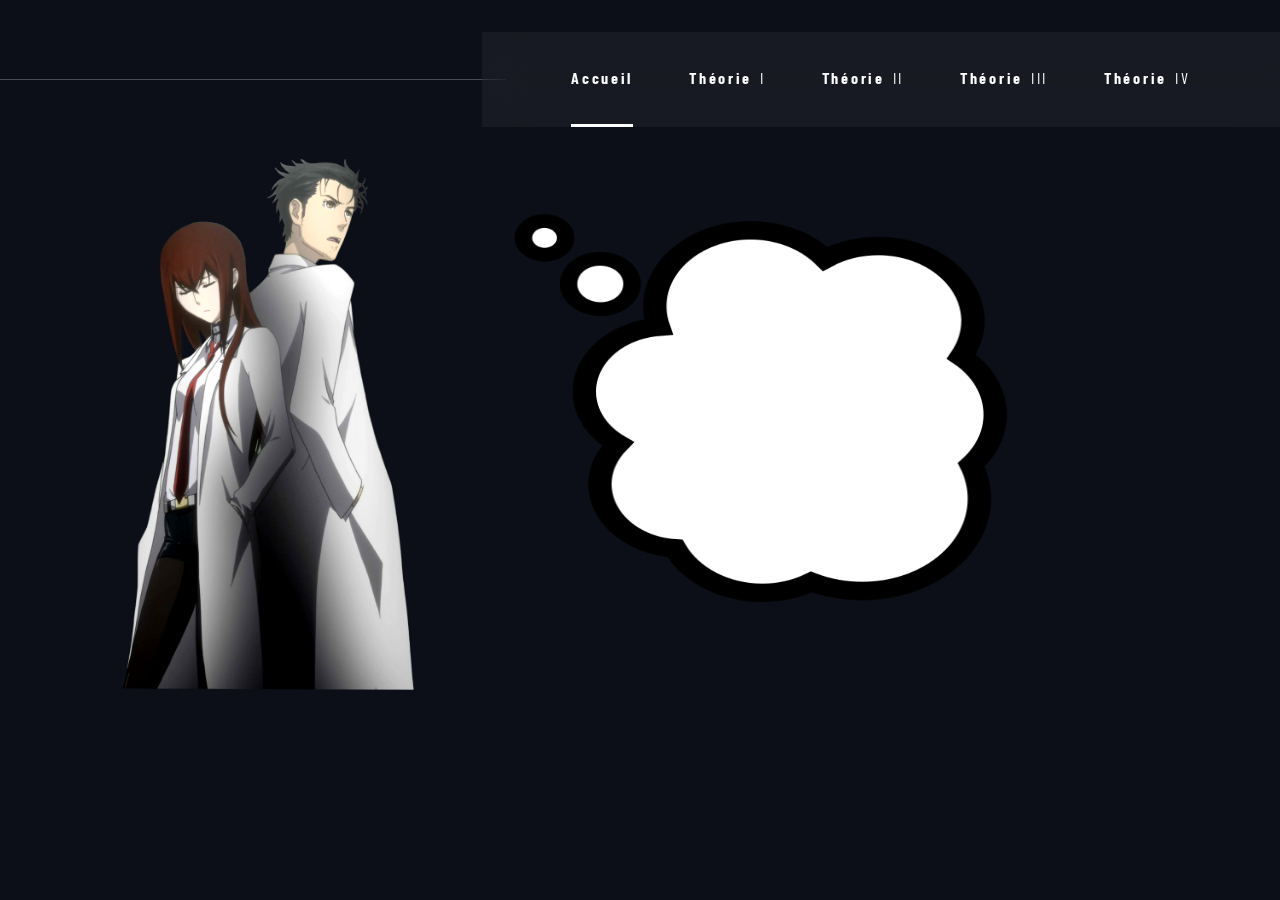
<file: index.html>
<!DOCTYPE html>
<html lang="fr">
<head>
  <meta charset="UTF-8">
  <meta name="viewport" content="width=device-width, initial-scale=1.0">
  <link rel="preconnect" href="https://fonts.googleapis.com">
  <link rel="preconnect" href="https://fonts.gstatic.com" crossorigin>
  <link href="https://fonts.googleapis.com/css2?family=Barlow+Condensed:wght@400;700&family=Bellefair&family=Barlow:wght@400;700&display=swap"
      rel="stylesheet">
  <link rel="stylesheet" href="index.css">
  <title>Voyage dans le temps — Accueil</title>
</head>
<body>
  <header class="time-travel-header time-travel-flex">
    <nav aria-label="Navigation principale">
      <ul id="primary-navigation" class="primary-navigation underline-indicators time-travel-flex">
        <li class="active">
          <a class="ff-sans-cond uppercase text-white letter-spacing-2" href="index.html" aria-current="page">
            <span style="margin:0;">Accueil</span>
          </a>
        </li>
        <li>
          <a class="ff-sans-cond uppercase text-white letter-spacing-2" href="first_theory.html">
            <span>Théorie</span>I
          </a>
        </li>
        <li>
          <a class="ff-sans-cond uppercase text-white letter-spacing-2" href="second_theory.html">
            <span>Théorie</span>II
          </a>
        </li>
        <li>
          <a class="ff-sans-cond uppercase text-white letter-spacing-2" href="third_theory.html">
            <span>Théorie</span>III
          </a>
        </li>
        <li>
          <a class="ff-sans-cond uppercase text-white letter-spacing-2" href="fourth_theory.html">
            <span>Théorie</span>IV
          </a>
        </li>
      </ul>
    </nav>
  </header>

  <h1 class="sr-only">Le voyage dans le temps : la science et la physique</h1>

  <main class="content-section">
    <img src="Okabe.png" alt="Rintarou Okabe, scientifique venu de l'année 2040" class="Okabe animation">
    <div class="center-content">
      <img src="bubble.png" alt="" class="bubble animation">
      <p id="text" aria-live="polite"></p>
    </div>
  </main>

  <div id="landscape-message">
    <p>Veuillez mettre votre téléphone en mode paysage pour une meilleure expérience.</p>
  </div>

  <script src="script.js"></script>
</body>
</html>
</file>
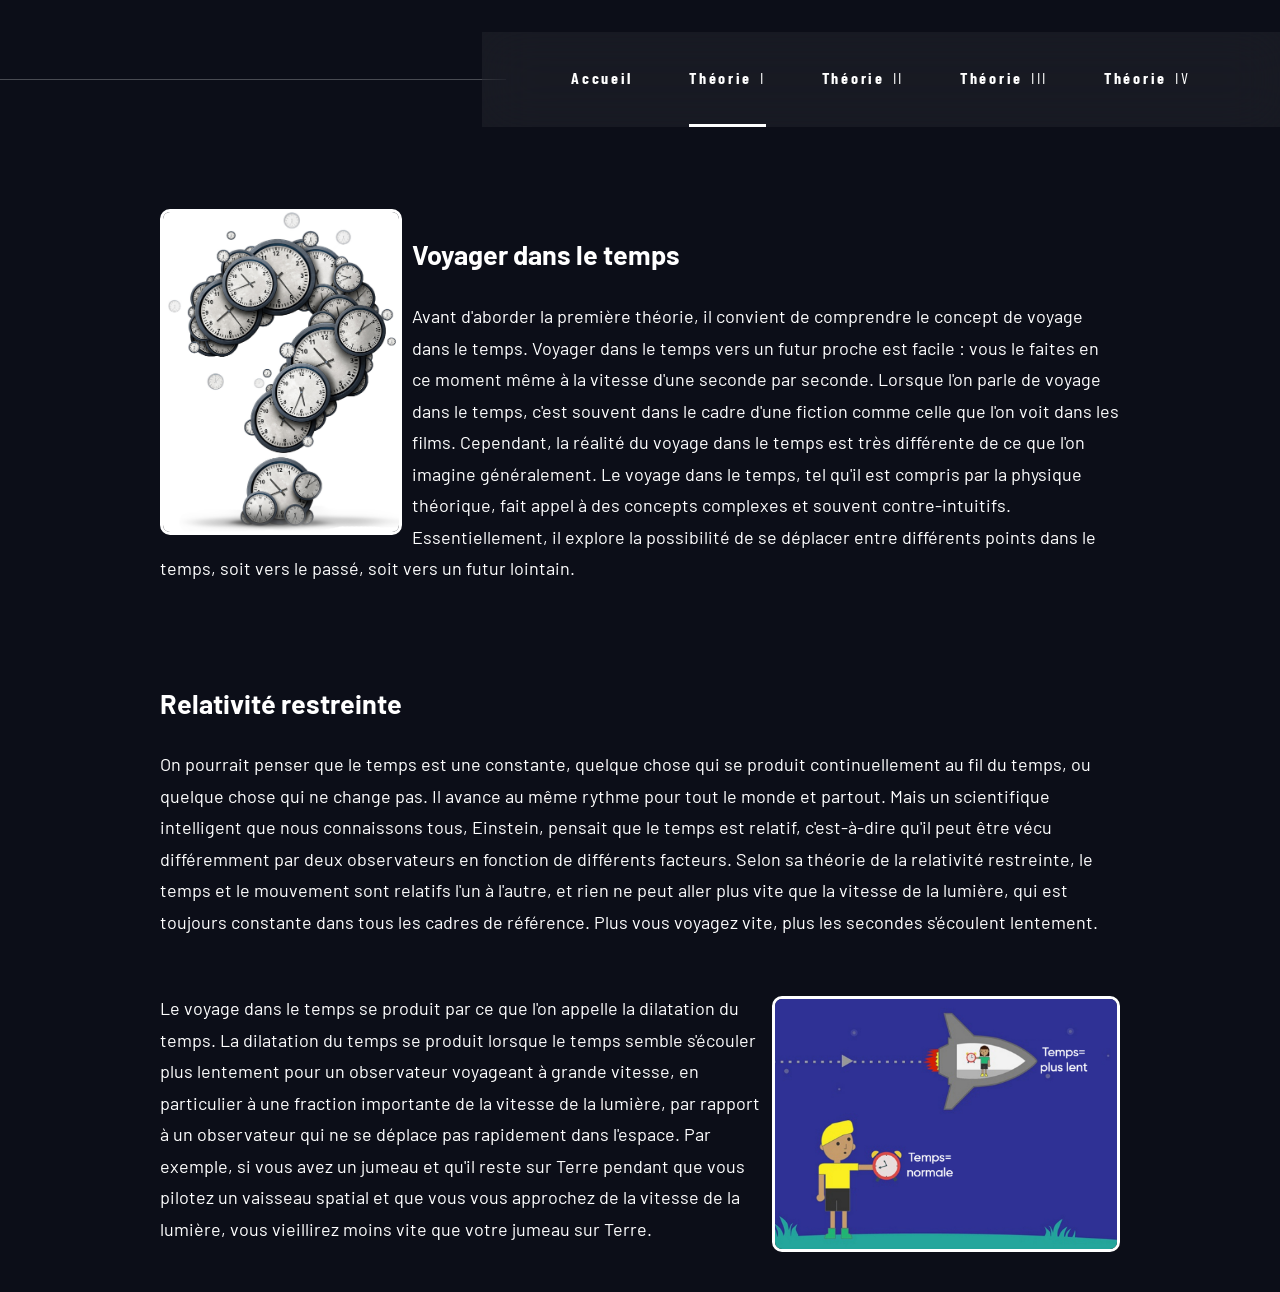
<file: first_theory.html>
<!DOCTYPE html>
<html lang="fr">
<head>
  <meta charset="UTF-8">
  <meta name="viewport" content="width=device-width, initial-scale=1.0">
  <link rel="preconnect" href="https://fonts.googleapis.com">
  <link rel="preconnect" href="https://fonts.gstatic.com" crossorigin>
  <link href="https://fonts.googleapis.com/css2?family=Barlow+Condensed:wght@400;700&family=Bellefair&family=Barlow:wght@400;700&display=swap"
      rel="stylesheet">
  <link rel="stylesheet" href="index.css">
  <title>Voyage dans le temps : Théorie I</title>
</head>
<body class="home">
  <header class="time-travel-header time-travel-flex">
    <nav aria-label="Navigation principale">
      <ul id="primary-navigation" class="primary-navigation underline-indicators time-travel-flex">
        <li>
          <a class="ff-sans-cond uppercase text-white letter-spacing-2" href="index.html">
            <span style="margin:0;">Accueil</span>
          </a>
        </li>
        <li class="active">
          <a class="ff-sans-cond uppercase text-white letter-spacing-2" href="first_theory.html" aria-current="page">
            <span>Théorie</span>I
          </a>
        </li>
        <li>
          <a class="ff-sans-cond uppercase text-white letter-spacing-2" href="second_theory.html">
            <span>Théorie</span>II
          </a>
        </li>
        <li>
          <a class="ff-sans-cond uppercase text-white letter-spacing-2" href="third_theory.html">
            <span>Théorie</span>III
          </a>
        </li>
        <li>
          <a class="ff-sans-cond uppercase text-white letter-spacing-2" href="fourth_theory.html">
            <span>Théorie</span>IV
          </a>
        </li>
      </ul>
    </nav>
  </header>

  <main class="wrapper">
    <img src="Whats-wrong-Question-Mark.jpg" alt="" class="clock">
    <div class="fontsize">
      <h1>Voyager dans le temps</h1>
      <p>Avant d'aborder la première théorie, il convient de comprendre le concept de voyage dans le temps. Voyager dans le temps vers un futur proche est facile : vous le faites en ce moment même à la vitesse d'une seconde par seconde. Lorsque l'on parle de voyage dans le temps, c'est souvent dans le cadre d'une fiction comme celle que l'on voit dans les films. Cependant, la réalité du voyage dans le temps est très différente de ce que l'on imagine généralement. Le voyage dans le temps, tel qu'il est compris par la physique théorique, fait appel à des concepts complexes et souvent contre-intuitifs. Essentiellement, il explore la possibilité de se déplacer entre différents points dans le temps, soit vers le passé, soit vers un futur lointain.
      </p>
      <section class="T1">
        <h2>Relativité restreinte</h2>
        <p>On pourrait penser que le temps est une constante, quelque chose qui se produit continuellement au fil du temps, ou quelque chose qui ne change pas. Il avance au même rythme pour tout le monde et partout. Mais un scientifique intelligent que nous connaissons tous, Einstein, pensait que le temps est relatif, c'est-à-dire qu'il peut être vécu différemment par deux observateurs en fonction de différents facteurs. Selon sa théorie de la relativité restreinte, le temps et le mouvement sont relatifs l'un à l'autre, et rien ne peut aller plus vite que la vitesse de la lumière, qui est toujours constante dans tous les cadres de référence. Plus vous voyagez vite, plus les secondes s'écoulent lentement.
        </p>
        <img src="timedilation (2).jpg" alt="Le paradoxe des jumeaux : un jumeau reste sur Terre tandis que l'autre voyage à bord d'un vaisseau spatial proche de la vitesse de la lumière" class="twin">
        <p class="T1p2">Le voyage dans le temps se produit par ce que l'on appelle la dilatation du temps. La dilatation du temps se produit lorsque le temps semble s'écouler plus lentement pour un observateur voyageant à grande vitesse, en particulier à une fraction importante de la vitesse de la lumière, par rapport à un observateur qui ne se déplace pas rapidement dans l'espace. Par exemple, si vous avez un jumeau et qu'il reste sur Terre pendant que vous pilotez un vaisseau spatial et que vous vous approchez de la vitesse de la lumière, vous vieillirez moins vite que votre jumeau sur Terre.</p>
      </section>
    </div>
  </main>
</body>
</html>
</file>
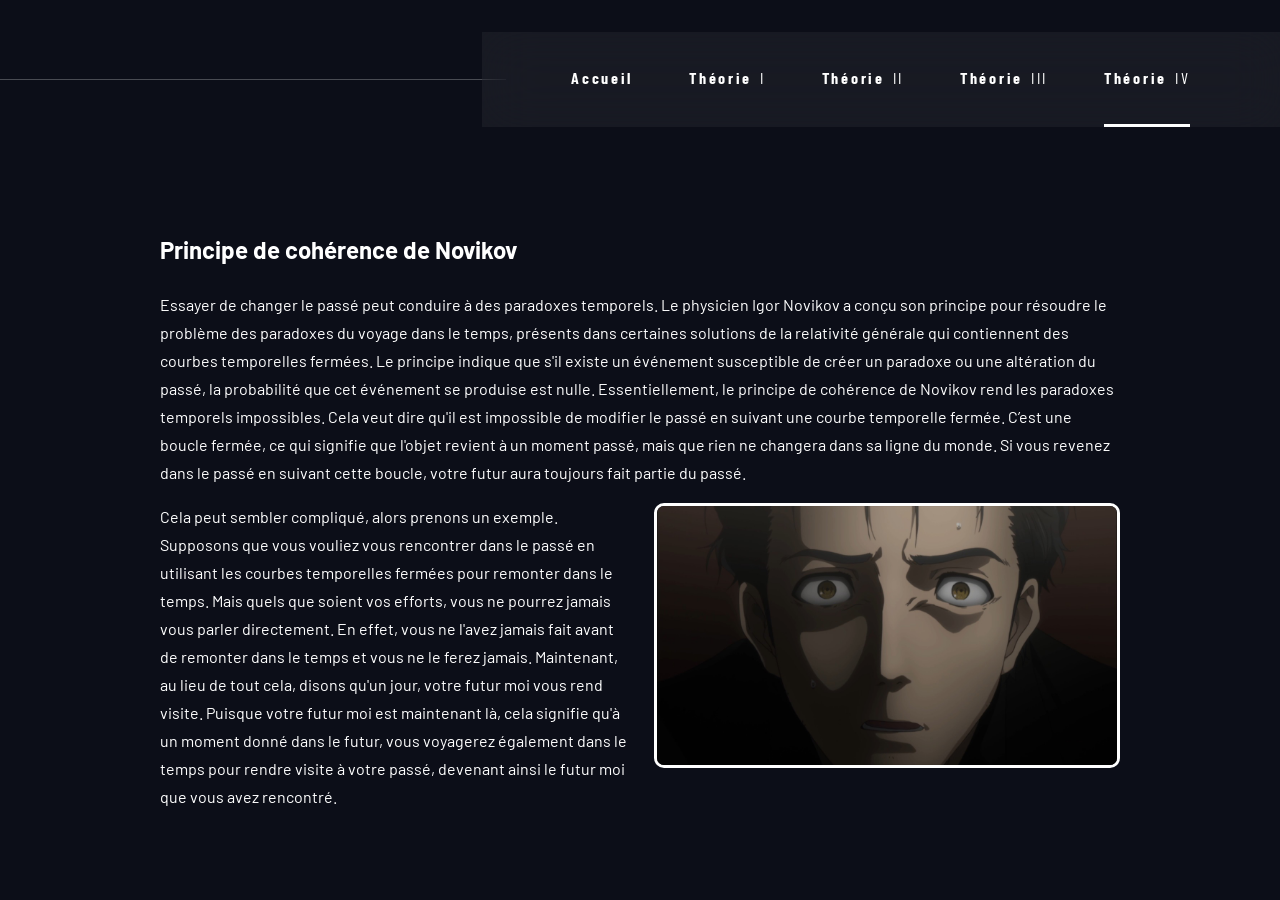
<file: fourth_theory.html>
<!DOCTYPE html>
<html lang="fr">
<head>
  <meta charset="UTF-8">
  <meta name="viewport" content="width=device-width, initial-scale=1.0">
  <link rel="preconnect" href="https://fonts.googleapis.com">
  <link rel="preconnect" href="https://fonts.gstatic.com" crossorigin>
  <link href="https://fonts.googleapis.com/css2?family=Barlow+Condensed:wght@400;700&family=Bellefair&family=Barlow:wght@400;700&display=swap"
      rel="stylesheet">
  <link rel="stylesheet" href="index.css">
  <title>Voyage dans le temps : Théorie IV</title>
</head>
<body class="home">
  <header class="time-travel-header time-travel-flex">
    <nav aria-label="Navigation principale">
      <ul id="primary-navigation" class="primary-navigation underline-indicators time-travel-flex">
        <li>
          <a class="ff-sans-cond uppercase text-white letter-spacing-2" href="index.html">
            <span style="margin:0;">Accueil</span>
          </a>
        </li>
        <li>
          <a class="ff-sans-cond uppercase text-white letter-spacing-2" href="first_theory.html">
            <span>Théorie</span>I
          </a>
        </li>
        <li>
          <a class="ff-sans-cond uppercase text-white letter-spacing-2" href="second_theory.html">
            <span>Théorie</span>II
          </a>
        </li>
        <li>
          <a class="ff-sans-cond uppercase text-white letter-spacing-2" href="third_theory.html">
            <span>Théorie</span>III
          </a>
        </li>
        <li class="active">
          <a class="ff-sans-cond uppercase text-white letter-spacing-2" href="fourth_theory.html" aria-current="page">
            <span>Théorie</span>IV
          </a>
        </li>
      </ul>
    </nav>
  </header>

  <main class="wrapper">
    <h1>Principe de cohérence de Novikov</h1>
    <p>Essayer de changer le passé peut conduire à des paradoxes temporels. Le physicien Igor Novikov a conçu son principe pour résoudre le problème des paradoxes du voyage dans le temps, présents dans certaines solutions de la relativité générale qui contiennent des courbes temporelles fermées. Le principe indique que s'il existe un événement susceptible de créer un paradoxe ou une altération du passé, la probabilité que cet événement se produise est nulle. Essentiellement, le principe de cohérence de Novikov rend les paradoxes temporels impossibles. Cela veut dire qu'il est impossible de modifier le passé en suivant une courbe temporelle fermée. C’est une boucle fermée, ce qui signifie que l'objet revient à un moment passé, mais que rien ne changera dans sa ligne du monde. Si vous revenez dans le passé en suivant cette boucle, votre futur aura toujours fait partie du passé.
    </p>
    <img src="timeparadox.jpg" alt="Illustration d'un paradoxe temporel : une personne rencontre sa version future" class="paradox">
    <p>
      Cela peut sembler compliqué, alors prenons un exemple. Supposons que vous vouliez vous rencontrer dans le passé en utilisant les courbes temporelles fermées pour remonter dans le temps. Mais quels que soient vos efforts, vous ne pourrez jamais vous parler directement. En effet, vous ne l'avez jamais fait avant de remonter dans le temps et vous ne le ferez jamais. Maintenant, au lieu de tout cela, disons qu'un jour, votre futur moi vous rend visite. Puisque votre futur moi est maintenant là, cela signifie qu'à un moment donné dans le futur, vous voyagerez également dans le temps pour rendre visite à votre passé, devenant ainsi le futur moi que vous avez rencontré.
    </p>
  </main>
</body>
</html>
</file>
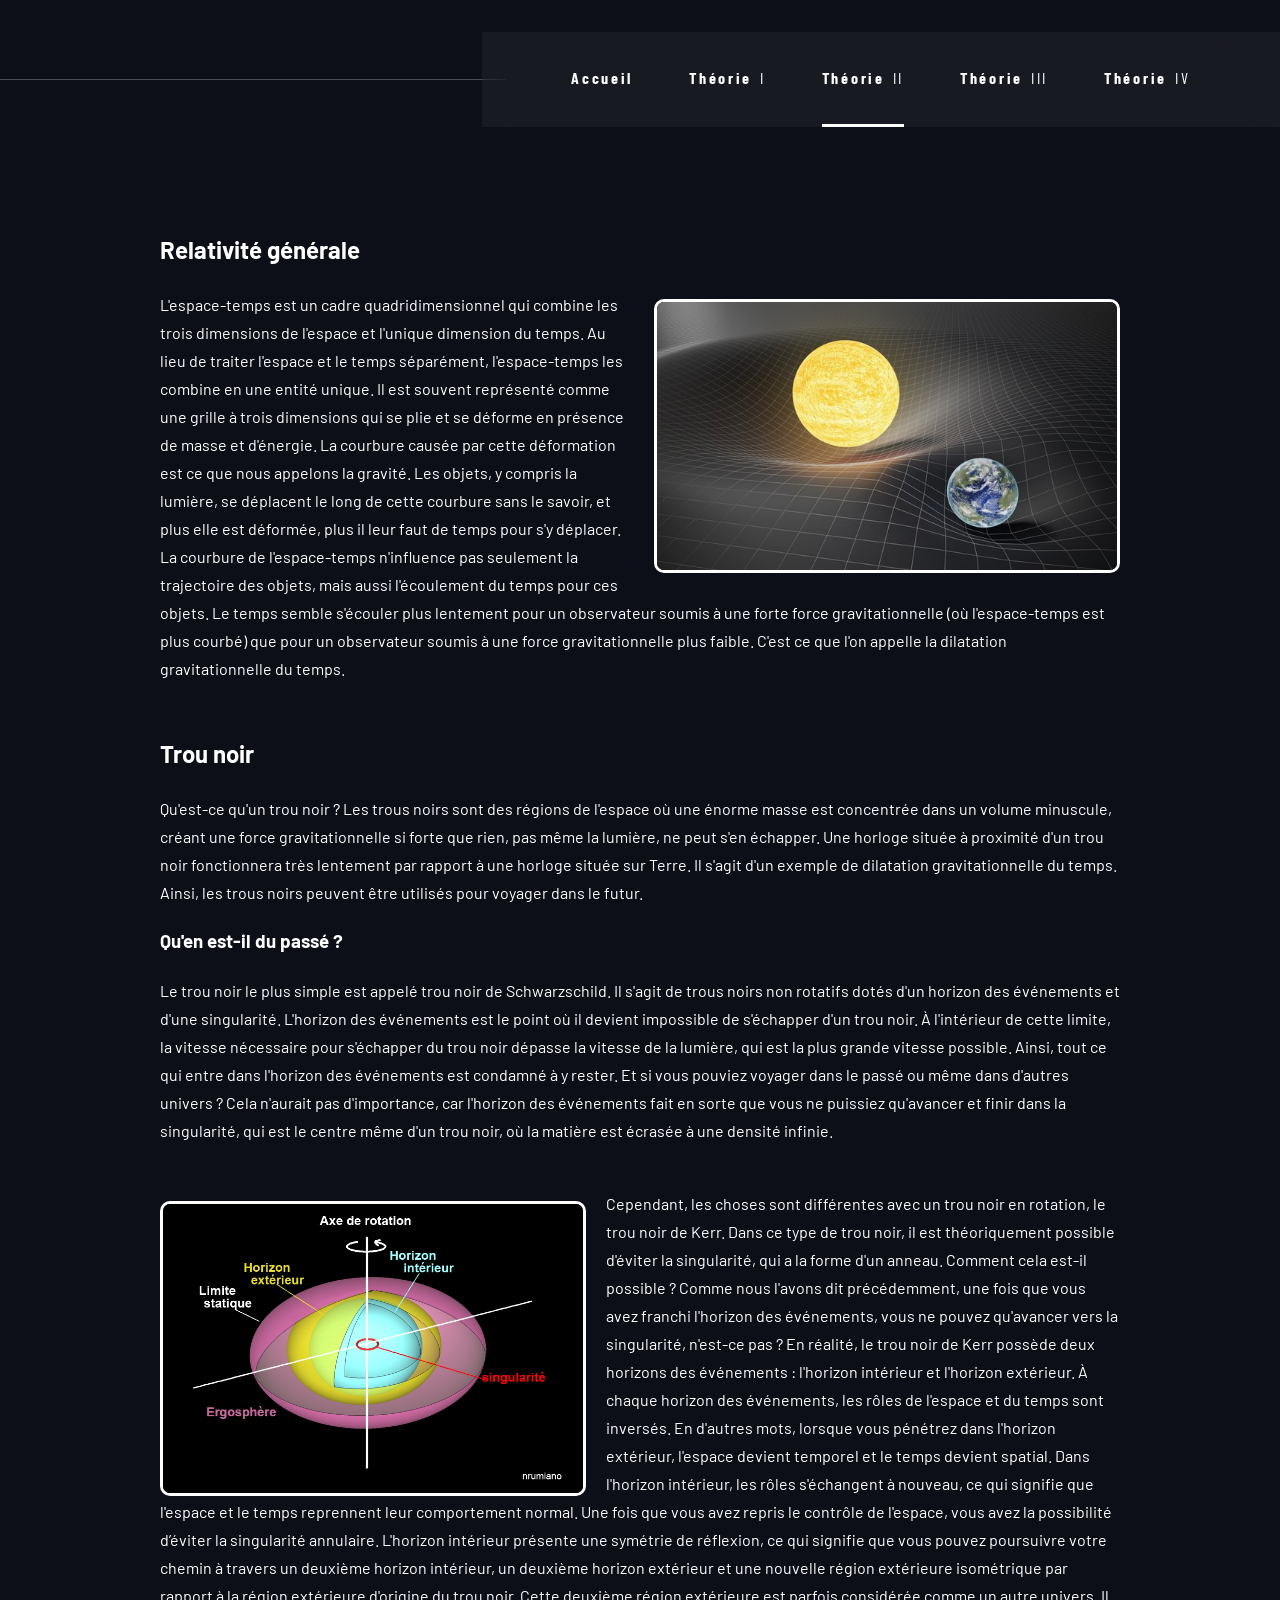
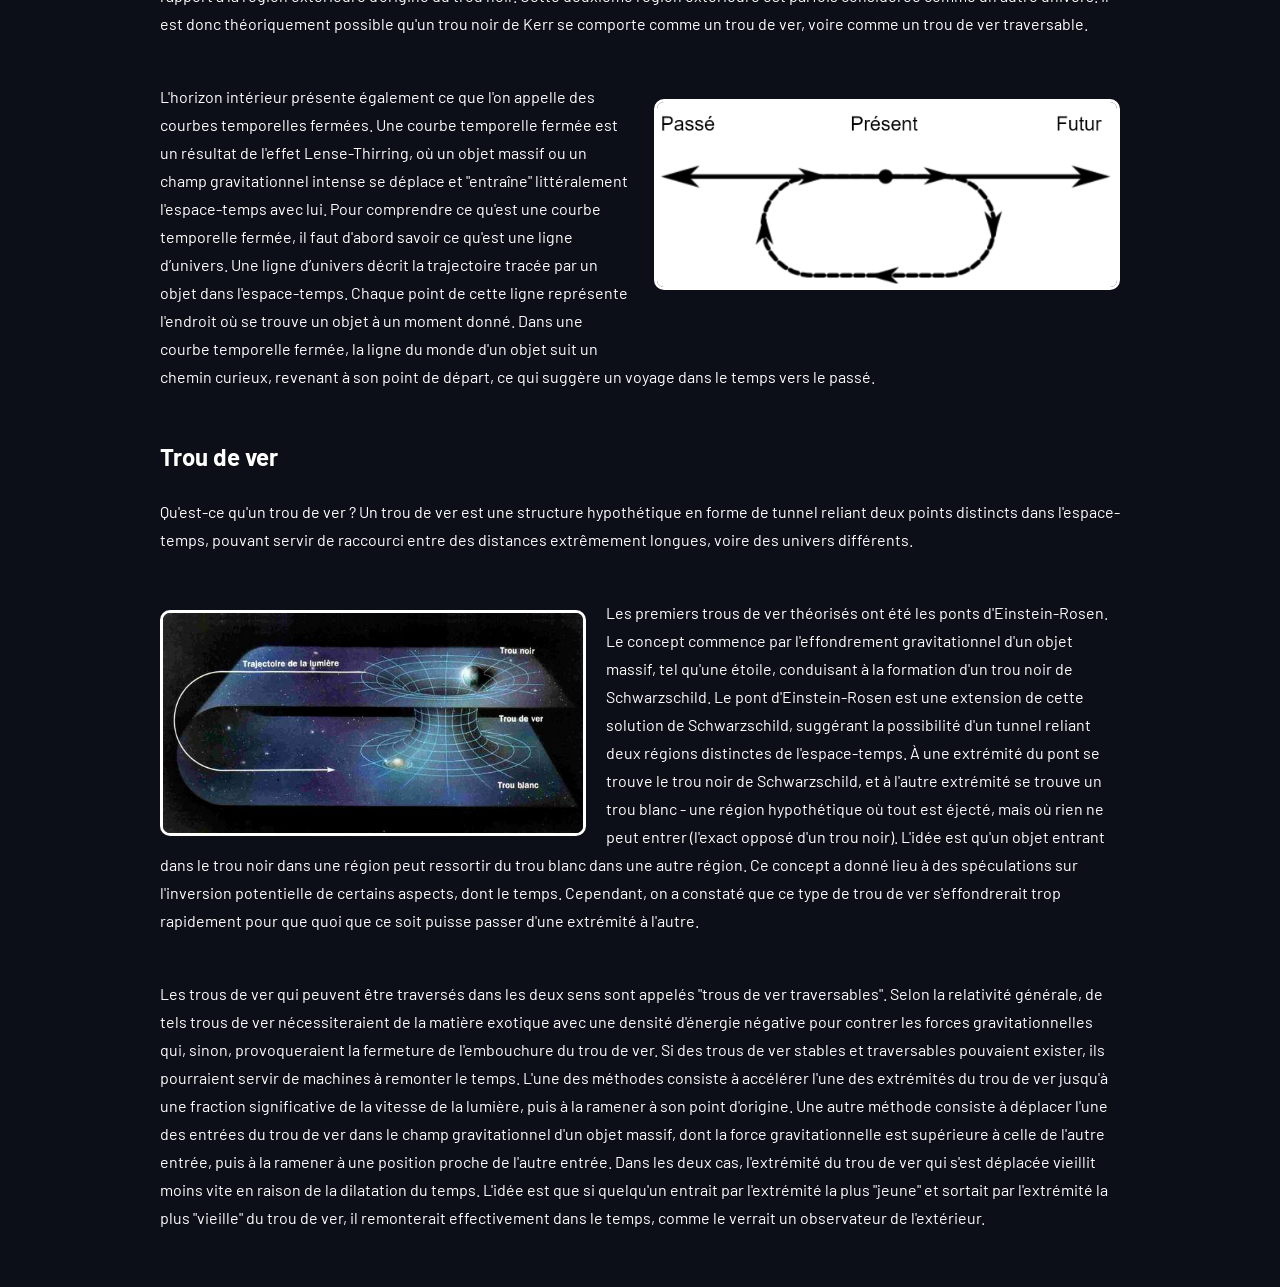
<file: second_theory.html>
<!DOCTYPE html>
<html lang="fr">
<head>
  <meta charset="UTF-8">
  <meta name="viewport" content="width=device-width, initial-scale=1.0">
  <link rel="preconnect" href="https://fonts.googleapis.com">
  <link rel="preconnect" href="https://fonts.gstatic.com" crossorigin>
  <link href="https://fonts.googleapis.com/css2?family=Barlow+Condensed:wght@400;700&family=Bellefair&family=Barlow:wght@400;700&display=swap"
      rel="stylesheet">
  <link rel="stylesheet" href="index.css">
  <title>Voyage dans le temps : Théorie II</title>
</head>
<body class="home">
  <header class="time-travel-header time-travel-flex">
    <nav aria-label="Navigation principale">
      <ul id="primary-navigation" class="primary-navigation underline-indicators time-travel-flex">
        <li>
          <a class="ff-sans-cond uppercase text-white letter-spacing-2" href="index.html">
            <span style="margin:0;">Accueil</span>
          </a>
        </li>
        <li>
          <a class="ff-sans-cond uppercase text-white letter-spacing-2" href="first_theory.html">
            <span>Théorie</span>I
          </a>
        </li>
        <li class="active">
          <a class="ff-sans-cond uppercase text-white letter-spacing-2" href="second_theory.html" aria-current="page">
            <span>Théorie</span>II
          </a>
        </li>
        <li>
          <a class="ff-sans-cond uppercase text-white letter-spacing-2" href="third_theory.html">
            <span>Théorie</span>III
          </a>
        </li>
        <li>
          <a class="ff-sans-cond uppercase text-white letter-spacing-2" href="fourth_theory.html">
            <span>Théorie</span>IV
          </a>
        </li>
      </ul>
    </nav>
  </header>

  <main class="wrapper">
    <img src="gravitational time dilation.jpg" alt="" class="gravity">
    <div class="T2">
      <h1>Relativité générale</h1>
      <p>L'espace-temps est un cadre quadridimensionnel qui combine les trois dimensions de l'espace et l'unique dimension du temps. Au lieu de traiter l'espace et le temps séparément, l'espace-temps les combine en une entité unique. Il est souvent représenté comme une grille à trois dimensions qui se plie et se déforme en présence de masse et d'énergie. La courbure causée par cette déformation est ce que nous appelons la gravité. Les objets, y compris la lumière, se déplacent le long de cette courbure sans le savoir, et plus elle est déformée, plus il leur faut de temps pour s'y déplacer. La courbure de l'espace-temps n'influence pas seulement la trajectoire des objets, mais aussi l'écoulement du temps pour ces objets. Le temps semble s'écouler plus lentement pour un observateur soumis à une forte force gravitationnelle (où l'espace-temps est plus courbé) que pour un observateur soumis à une force gravitationnelle plus faible. C'est ce que l'on appelle la dilatation gravitationnelle du temps.
      </p>
      <h2 class="T2h2">Trou noir
      </h2>
      <p>Qu'est-ce qu'un trou noir ? Les trous noirs sont des régions de l'espace où une énorme masse est concentrée dans un volume minuscule, créant une force gravitationnelle si forte que rien, pas même la lumière, ne peut s'en échapper. Une horloge située à proximité d'un trou noir fonctionnera très lentement par rapport à une horloge située sur Terre. Il s'agit d'un exemple de dilatation gravitationnelle du temps. Ainsi, les trous noirs peuvent être utilisés pour voyager dans le futur.
      </p>
      <h3>Qu'en est-il du passé ?</h3>
      <p>Le trou noir le plus simple est appelé trou noir de Schwarzschild. Il s'agit de trous noirs non rotatifs dotés d'un horizon des événements et d'une singularité. L'horizon des événements est le point où il devient impossible de s'échapper d'un trou noir. À l'intérieur de cette limite, la vitesse nécessaire pour s'échapper du trou noir dépasse la vitesse de la lumière, qui est la plus grande vitesse possible. Ainsi, tout ce qui entre dans l'horizon des événements est condamné à y rester. Et si vous pouviez voyager dans le passé ou même dans d'autres univers ? Cela n'aurait pas d'importance, car l'horizon des événements fait en sorte que vous ne puissiez qu'avancer et finir dans la singularité, qui est le centre même d'un trou noir, où la matière est écrasée à une densité infinie.</p>
      <img src="black hole.png" alt="Représentation d'un trou noir et de son horizon des événements" class="blackhole">
      <p class="T2hole">Cependant, les choses sont différentes avec un trou noir en rotation, le trou noir de Kerr. Dans ce type de trou noir, il est théoriquement possible d'éviter la singularité, qui a la forme d'un anneau. Comment cela est-il possible ? Comme nous l'avons dit précédemment, une fois que vous avez franchi l'horizon des événements, vous ne pouvez qu'avancer vers la singularité, n'est-ce pas ? En réalité, le trou noir de Kerr possède deux horizons des événements : l'horizon intérieur et l'horizon extérieur. À chaque horizon des événements, les rôles de l'espace et du temps sont inversés. En d'autres mots, lorsque vous pénétrez dans l'horizon extérieur, l'espace devient temporel et le temps devient spatial. Dans l'horizon intérieur, les rôles s'échangent à nouveau, ce qui signifie que l'espace et le temps reprennent leur comportement normal. Une fois que vous avez repris le contrôle de l'espace, vous avez la possibilité d’éviter la singularité annulaire. L'horizon intérieur présente une symétrie de réflexion, ce qui signifie que vous pouvez poursuivre votre chemin à travers un deuxième horizon intérieur, un deuxième horizon extérieur et une nouvelle région extérieure isométrique par rapport à la région extérieure d'origine du trou noir. Cette deuxième région extérieure est parfois considérée comme un autre univers. Il est donc théoriquement possible qu'un trou noir de Kerr se comporte comme un trou de ver, voire comme un trou de ver traversable.</p>
      <img src="CTCs.jpg" alt="Schéma d'une courbe temporelle fermée, où la ligne d'univers d'un objet revient à son point de départ" class="CTC">
      <p class="T2CTC">L'horizon intérieur présente également ce que l'on appelle des courbes temporelles fermées. Une courbe temporelle fermée est un résultat de l'effet Lense-Thirring, où un objet massif ou un champ gravitationnel intense se déplace et "entraîne" littéralement l'espace-temps avec lui. Pour comprendre ce qu'est une courbe temporelle fermée, il faut d'abord savoir ce qu'est une ligne d’univers. Une ligne d’univers décrit la trajectoire tracée par un objet dans l'espace-temps. Chaque point de cette ligne représente l'endroit où se trouve un objet à un moment donné. Dans une courbe temporelle fermée, la ligne du monde d'un objet suit un chemin curieux, revenant à son point de départ, ce qui suggère un voyage dans le temps vers le passé.
      </p>
      <h2 class="T2worm0">Trou de ver</h2>
      <p>Qu'est-ce qu'un trou de ver ? Un trou de ver est une structure hypothétique en forme de tunnel reliant deux points distincts dans l'espace-temps, pouvant servir de raccourci entre des distances extrêmement longues, voire des univers différents.</p>
      <img src="wormhole.jpg" alt="Illustration d'un trou de ver reliant deux régions distinctes de l'espace-temps" class="wormhole">
      <p class="T2worm">Les premiers trous de ver théorisés ont été les ponts d'Einstein-Rosen. Le concept commence par l'effondrement gravitationnel d'un objet massif, tel qu'une étoile, conduisant à la formation d'un trou noir de Schwarzschild. Le pont d'Einstein-Rosen est une extension de cette solution de Schwarzschild, suggérant la possibilité d'un tunnel reliant deux régions distinctes de l'espace-temps. À une extrémité du pont se trouve le trou noir de Schwarzschild, et à l'autre extrémité se trouve un trou blanc - une région hypothétique où tout est éjecté, mais où rien ne peut entrer (l'exact opposé d'un trou noir). L'idée est qu'un objet entrant dans le trou noir dans une région peut ressortir du trou blanc dans une autre région. Ce concept a donné lieu à des spéculations sur l'inversion potentielle de certains aspects, dont le temps. Cependant, on a constaté que ce type de trou de ver s'effondrerait trop rapidement pour que quoi que ce soit puisse passer d'une extrémité à l'autre.</p>
      <p class="T2worm1">Les trous de ver qui peuvent être traversés dans les deux sens sont appelés "trous de ver traversables". Selon la relativité générale, de tels trous de ver nécessiteraient de la matière exotique avec une densité d'énergie négative pour contrer les forces gravitationnelles qui, sinon, provoqueraient la fermeture de l'embouchure du trou de ver. Si des trous de ver stables et traversables pouvaient exister, ils pourraient servir de machines à remonter le temps. L'une des méthodes consiste à accélérer l'une des extrémités du trou de ver jusqu'à une fraction significative de la vitesse de la lumière, puis à la ramener à son point d'origine. Une autre méthode consiste à déplacer l'une des entrées du trou de ver dans le champ gravitationnel d'un objet massif, dont la force gravitationnelle est supérieure à celle de l'autre entrée, puis à la ramener à une position proche de l'autre entrée. Dans les deux cas, l'extrémité du trou de ver qui s'est déplacée vieillit moins vite en raison de la dilatation du temps. L'idée est que si quelqu'un entrait par l'extrémité la plus "jeune" et sortait par l'extrémité la plus "vieille" du trou de ver, il remonterait effectivement dans le temps, comme le verrait un observateur de l'extérieur.</p>
    </div>
  </main>
</body>
</html>
</file>
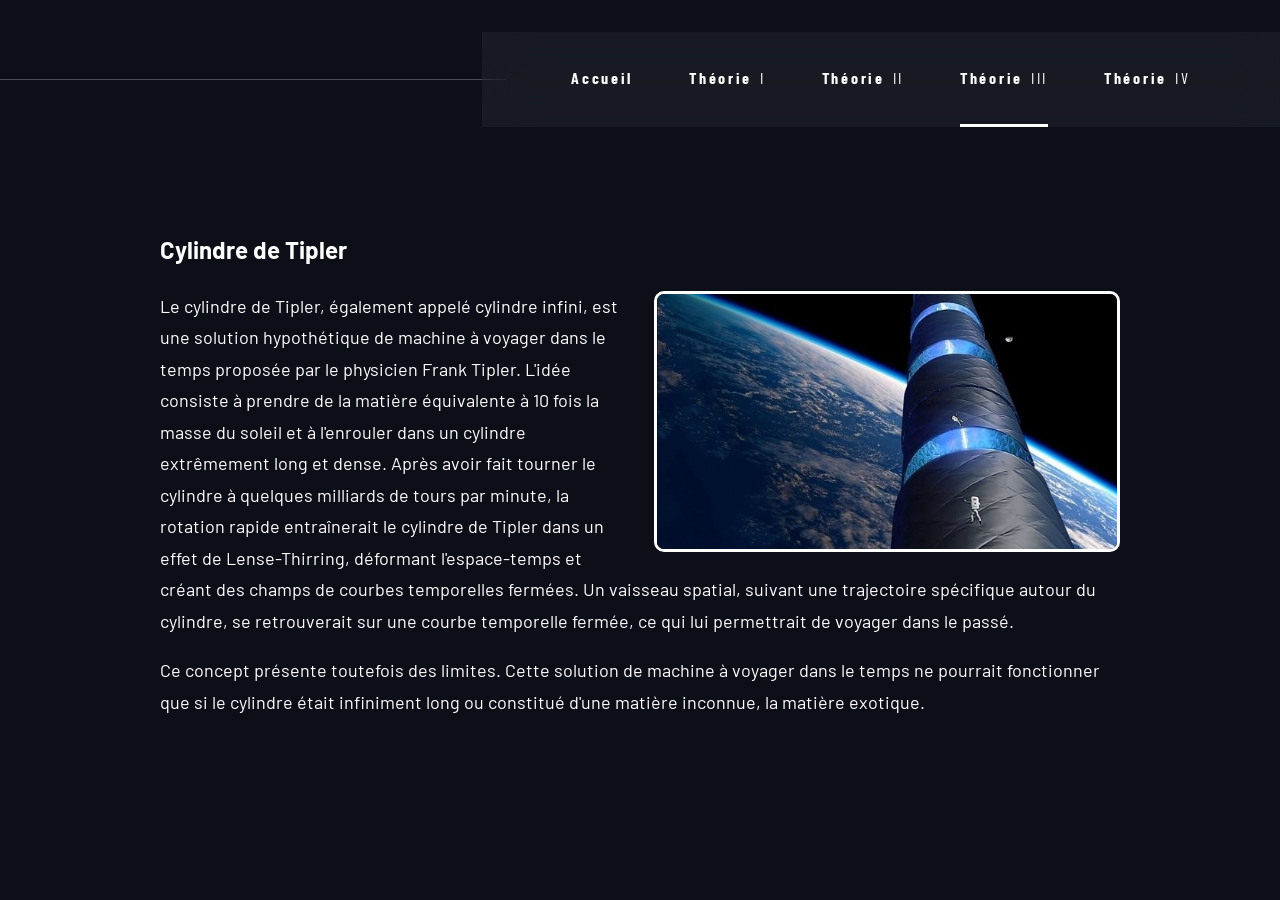
<file: third_theory.html>
<!DOCTYPE html>
<html lang="fr">
<head>
  <meta charset="UTF-8">
  <meta name="viewport" content="width=device-width, initial-scale=1.0">
  <link rel="preconnect" href="https://fonts.googleapis.com">
  <link rel="preconnect" href="https://fonts.gstatic.com" crossorigin>
  <link href="https://fonts.googleapis.com/css2?family=Barlow+Condensed:wght@400;700&family=Bellefair&family=Barlow:wght@400;700&display=swap"
      rel="stylesheet">
  <link rel="stylesheet" href="index.css">
  <title>Voyage dans le temps : Théorie III</title>
</head>
<body class="home">
  <header class="time-travel-header time-travel-flex">
    <nav aria-label="Navigation principale">
      <ul id="primary-navigation" class="primary-navigation underline-indicators time-travel-flex">
        <li>
          <a class="ff-sans-cond uppercase text-white letter-spacing-2" href="index.html">
            <span style="margin:0;">Accueil</span>
          </a>
        </li>
        <li>
          <a class="ff-sans-cond uppercase text-white letter-spacing-2" href="first_theory.html">
            <span>Théorie</span>I
          </a>
        </li>
        <li>
          <a class="ff-sans-cond uppercase text-white letter-spacing-2" href="second_theory.html">
            <span>Théorie</span>II
          </a>
        </li>
        <li class="active">
          <a class="ff-sans-cond uppercase text-white letter-spacing-2" href="third_theory.html" aria-current="page">
            <span>Théorie</span>III
          </a>
        </li>
        <li>
          <a class="ff-sans-cond uppercase text-white letter-spacing-2" href="fourth_theory.html">
            <span>Théorie</span>IV
          </a>
        </li>
      </ul>
    </nav>
  </header>

  <main class="wrapper">
    <h1>Cylindre de Tipler</h1>
    <div class="fontsize">
      <img src="cylinder.jpg" alt="Représentation du cylindre de Tipler, un cylindre dense en rotation rapide qui déforme l'espace-temps" class="cylinder">
      <p>Le cylindre de Tipler, également appelé cylindre infini, est une solution hypothétique de machine à voyager dans le temps proposée par le physicien Frank Tipler. L'idée consiste à prendre de la matière équivalente à 10 fois la masse du soleil et à l'enrouler dans un cylindre extrêmement long et dense. Après avoir fait tourner le cylindre à quelques milliards de tours par minute, la rotation rapide entraînerait le cylindre de Tipler dans un effet de Lense-Thirring, déformant l'espace-temps et créant des champs de courbes temporelles fermées. Un vaisseau spatial, suivant une trajectoire spécifique autour du cylindre, se retrouverait sur une courbe temporelle fermée, ce qui lui permettrait de voyager dans le passé.
      </p>
      <p>Ce concept présente toutefois des limites. Cette solution de machine à voyager dans le temps ne pourrait fonctionner que si le cylindre était infiniment long ou constitué d'une matière inconnue, la matière exotique.
      </p>
    </div>
  </main>
</body>
</html>
</file>
<file: index.css>
:root {
    --clr-dark: 230 35% 7%;
    --clr-light: 231 77% 90%;
    --clr-white: 0 0% 100%;
    --ff-serif: "Bellefair", serif;
    --ff-sans-cond: "Barlow Condensed", sans-serif;
    --ff-sans-normal: "Barlow", sans-serif;
}

body {
    font-family: var(--ff-sans-normal);
    font-size: var(--fs-400);
    color: hsl( var(--clr-white) );
    background-color: hsl( var(--clr-dark) );
    line-height: 1.75;
    min-height: 100vh;
    
    display: grid;
    grid-template-rows: min-content 1fr;
    
    overflow-x: hidden;
    margin: 0;
}

.time-travel-flex {
    display: flex;
    gap: var(--gap, 1rem);
}

.bg-dark { background-color: hsl( var(--clr-dark) );}
.bg-accent { background-color: hsl( var(--clr-light) );}
.bg-white { background-color: hsl( var(--clr-white) );}

.text-dark { color: hsl( var(--clr-dark) );}
.text-accent { color: hsl( var(--clr-light) );}
.text-white { color: hsl( var(--clr-white) );}

.ff-sans-cond { font-family: var(--ff-sans-cond); }
.letter-spacing-2 { letter-spacing: 2.7px; }


.time-travel-header {
    justify-content: space-between;
    align-items: center;
   
}

.primary-navigation {
    --gap: clamp(1.5rem, 5vw, 3.5rem);
    --underline-gap: 2rem;
    list-style: none;
    padding: 0;
    margin: 0;
    background: hsl( var(--clr-white) / 0.05);
    backdrop-filter: blur(1.5rem);
    padding-inline: clamp(3rem, 7vw, 7rem);
    margin-block: 2rem;
    
}

.primary-navigation a {
    text-decoration: none;
}

.primary-navigation a > span {
    font-weight: 700;
    margin-right: .5em;
}

nav {
    order: 2;
}

/* white line */
.time-travel-header::after {
    content: '';
    display: block;
    position: relative;
    height: 1px;
    width: 100%;
    margin-right: -2.5rem;
    background: hsl( var(--clr-white) / .25);
    
}


.underline-indicators > * {
    cursor: pointer;
    padding: var(--underline-gap, .5rem) 0;
    border: 0;
    border-bottom: .2rem solid hsl( var(--clr-white) / 0 );
    background-color: transparent;
}

.underline-indicators > *:hover,
.underline-indicators > *:focus {
    border-color: hsl( var(--clr-white) / .5);
}

.underline-indicators > .active,
.underline-indicators > [aria-selected="true"] {
    color: hsl( var(--clr-white) / 1);
    border-color: hsl( var(--clr-white) / 1); 
}
    
.content-section {
    max-height: 78vh;
    display: flex;
    overflow: hidden;
} 

.html{
    height: 100%;
}
body {
    min-height: 100%;
    
}
.Okabe {
   position: relative;;
    width: 30%;
    height: 100%; 
   left:6vw;  
}
.Okabe.animation{
    animation-delay: 1s;
    
}
.bubble { 
    position: relative;
    height: auto;
    width: 65%; 
    transform: rotateY(38deg); rotate: 90deg;
    
   
    
    
}
.bubble.animation{
    animation-delay: 2s;
}

.center-content{
    overflow: hidden;
    width: 100%;
    max-height: 100%;
    margin-left: 10%;
    
}
.center-content p {
    position: relative;
    width: 35%;
   bottom: 31.5vw; 
    left: 21.5%;
    font-family: 'Arial', sans-serif;
    font-size: 1.0338461536vw;
    color: #333;
    height: 100%;
    
   
    
}

.animation {
    opacity: 0;
    animation: moveup 0.5s linear forwards;
}

@keyframes moveup {
    100% {
        opacity: 1;
        
    }
}


/*first theory*/
.clock {
max-width: 320px;
max-height: 320px;
float: left;
border: 3px solid #fff;
border-radius: 10px;
margin-right: 10px;
}
.wrapper {
    margin-left: 160px;
    margin-top: 50px;
    width: 75%;
}
.fontsize {
    font-size: 18px;
}
.T1 {
    margin-top: 95px;
}
.T1p2 {
    margin-top: 55px;
}
.twin {
  
    max-width: 400px;
max-height: 250px;
float: right;
border: 3px solid #fff;
border-radius: 10px;
margin-left: 10px;
margin-top: 40px;
margin-bottom: 40px;
}

/*second theory*/

.gravity {
    max-width: 460px;
    max-height: 350px;
    float: right;
    border: 3px solid #fff;
    border-radius: 10px;
    margin-left: 20px;   
    margin-top: 90px;
}
.T2h2 {
    margin-top: 50px;
}

.blackhole {
    max-width: 420px;
max-height: 320px;
float: left;
border: 3px solid #fff;
border-radius: 10px;
margin-right: 20px;
margin-top: 40px;
}
.T2hole {
    margin-top: 45px;
}
.CTC {
    max-width: 460px;
    max-height: 400px;
    float: right;
    border: 3px solid #fff;
    border-radius: 10px;
    margin-left: 20px;   
    margin-top: 45px;
    margin-bottom: 60px;
}
.T2CTC {
    margin-top: 45px;
}
.wormhole {
    max-width: 420px;
max-height: 320px;
float: left;
border: 3px solid #fff;
border-radius: 10px;
margin-right: 20px;
margin-top: 40px;
}
.T2worm0 {
    margin-top: 45px;
}
.T2worm {
    margin-top: 45px;
}
.T2worm1 {
    margin-top: 45px;
    margin-bottom: 55px;
}

/*third theory*/
.cylinder {
    max-width: 460px;
    max-height: 400px;
    float: right;
    border: 3px solid #fff;
    border-radius: 10px;
    margin-left: 20px;   
    margin-top: 0px;
    
}

.fontsize {
    font-size: 18px;
}

/*fourth theory*/
.paradox {
    max-width: 460px;
    max-height: 350px;
    float: right;
    border: 3px solid #fff;
    border-radius: 10px;
    margin-left: 20px;   
    margin-bottom: 50px;
}

/*message for phone users*/ 
#landscape-message {
    display: relative;
    position: fixed;
    top: 0;
    left: 0;
    width: 100%;
    height: 100%;
    background-color: rgb(0, 0, 0);
    color: #fff;
    font-size: 18px;
    text-align: center;
    padding: 20px;
}

#landscape-message p {
    margin: 0;
}

/* Accessibility helpers */

/* Visually hidden, but still read by screen readers.
   Absolutely positioned so it does not affect the body grid layout. */
.sr-only {
    position: absolute;
    width: 1px;
    height: 1px;
    padding: 0;
    margin: -1px;
    overflow: hidden;
    clip: rect(0, 0, 0, 0);
    white-space: nowrap;
    border: 0;
}

/* Page titles use <h1> for correct document structure.
   Sized to match the previous <h2> so the visual design is unchanged. */
h1 {
    font-size: 1.5em;
    margin-block: 0.83em;
}

/* ---------------------------------------------------------------
   Small screens (phones and narrow windows)

   The desktop layout uses a fixed 160px left margin and floated
   images up to 460px wide. Below ~768px that overflows the screen,
   which produced a large gap on the left and clipped content on
   the right. These rules centre the content and let images stack.
   --------------------------------------------------------------- */
@media (max-width: 768px) {

    /* Centre the page content with equal side gutters */
    .wrapper {
        width: auto;
        margin-inline: 1.25rem;
        margin-top: 1.5rem;
    }

    /* Images stack in the flow instead of floating beside the text */
    .clock,
    .twin,
    .gravity,
    .blackhole,
    .CTC,
    .wormhole,
    .cylinder,
    .paradox {
        float: none;
        display: block;
        max-width: 100%;
        max-height: none;
        height: auto;
        margin-inline: auto;
        margin-block: 1.5rem;
    }

    /* The desktop layout spaces sections to clear floated images.
       With images stacked, those large gaps are no longer needed. */
    .T1,
    .T1p2,
    .T2h2,
    .T2hole,
    .T2CTC,
    .T2worm0,
    .T2worm,
    .T2worm1 {
        margin-top: 1.5rem;
    }

    .T2worm1 {
        margin-bottom: 2rem;
    }

    /* Stack the header: navigation on top, the white rule beneath it.
       In a single flex row the nav and the rule compete for width,
       which leaves the nav cramped on a narrow screen. */
    .time-travel-header {
        flex-direction: column;
        align-items: stretch;
        --gap: 0;
    }

    .primary-navigation {
        --gap: 0.5rem 1rem;
        flex-wrap: wrap;
        justify-content: center;
        padding-inline: 1rem;
        margin-block: 0.75rem;
        font-size: 0.9rem;
    }

    .underline-indicators > * {
        --underline-gap: 0.5rem;
    }

    /* Sits below the navigation and spans the full width */
    .time-travel-header::after {
        order: 3;
        width: 100%;
        margin-right: 0;
    }

    .fontsize {
        font-size: 1rem;
    }
}

/* ---------------------------------------------------------------
   Phones in landscape: wide but very short.

   Stacking images full width here makes them taller than the
   screen, so images stay beside the text and are capped by height
   rather than width.
   --------------------------------------------------------------- */
@media (orientation: landscape) and (max-height: 550px) {

    .wrapper {
        width: auto;
        margin-inline: 1.5rem;
        margin-top: 1rem;
    }

    .clock,
    .blackhole,
    .wormhole {
        float: left;
        display: block;
        max-width: 38%;
        max-height: 65vh;
        height: auto;
        margin: 0 1rem 1rem 0;
    }

    .twin,
    .gravity,
    .CTC,
    .cylinder,
    .paradox {
        float: right;
        display: block;
        max-width: 38%;
        max-height: 65vh;
        height: auto;
        margin: 0 0 1rem 1rem;
    }

    .T1,
    .T1p2,
    .T2h2,
    .T2hole,
    .T2CTC,
    .T2worm0,
    .T2worm,
    .T2worm1 {
        margin-top: 1.25rem;
    }
}

/* ---------------------------------------------------------------
   Rotate-your-phone prompt

   The original rule combined width: 100% with 20px of padding and
   no border-box sizing, so the box was 40px wider than the screen
   and the centred text was clipped on the right.
   --------------------------------------------------------------- */
#landscape-message {
    box-sizing: border-box;
    padding: 1.5rem;
    font-size: 1rem;
    overflow-y: auto;
}

/* Vertically centre the text without relying on the display
   property, which the script sets inline. */
#landscape-message p {
    margin-top: 40vh;
    transform: translateY(-50%);
}
</file>
